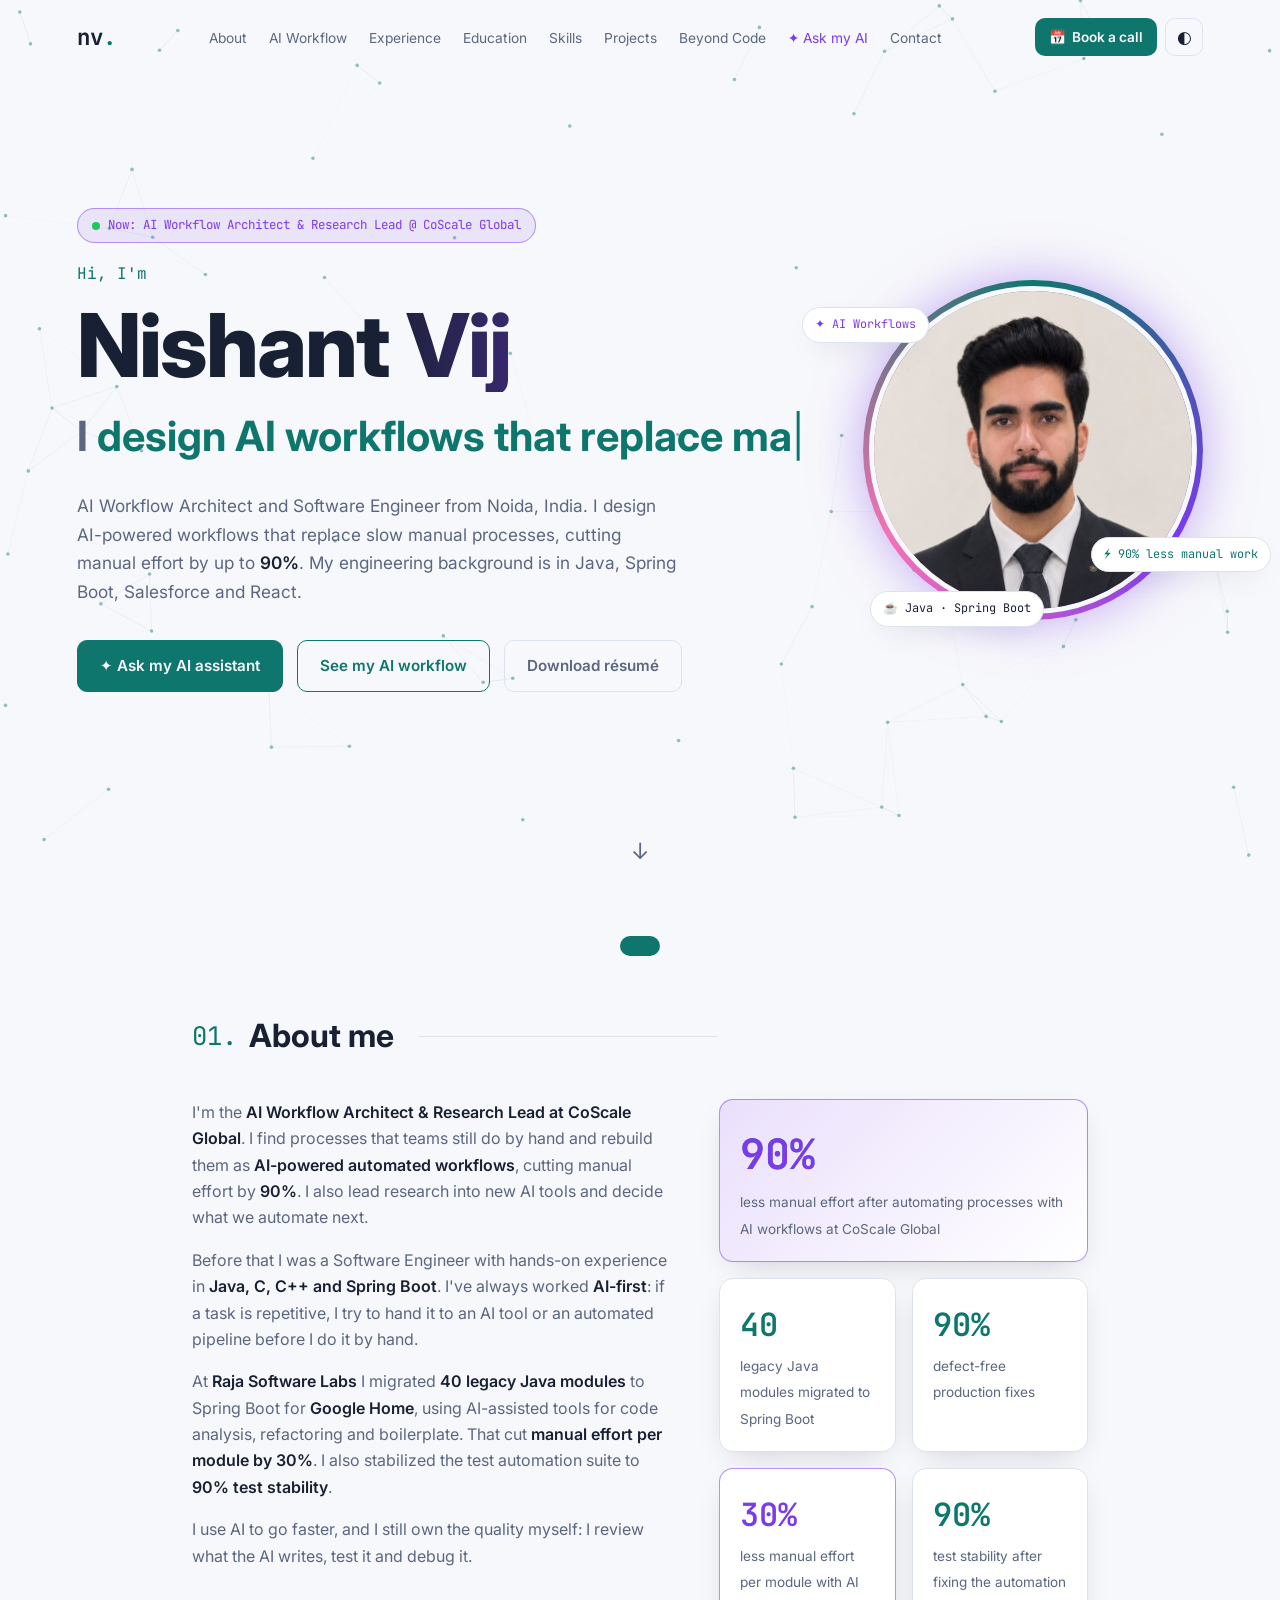
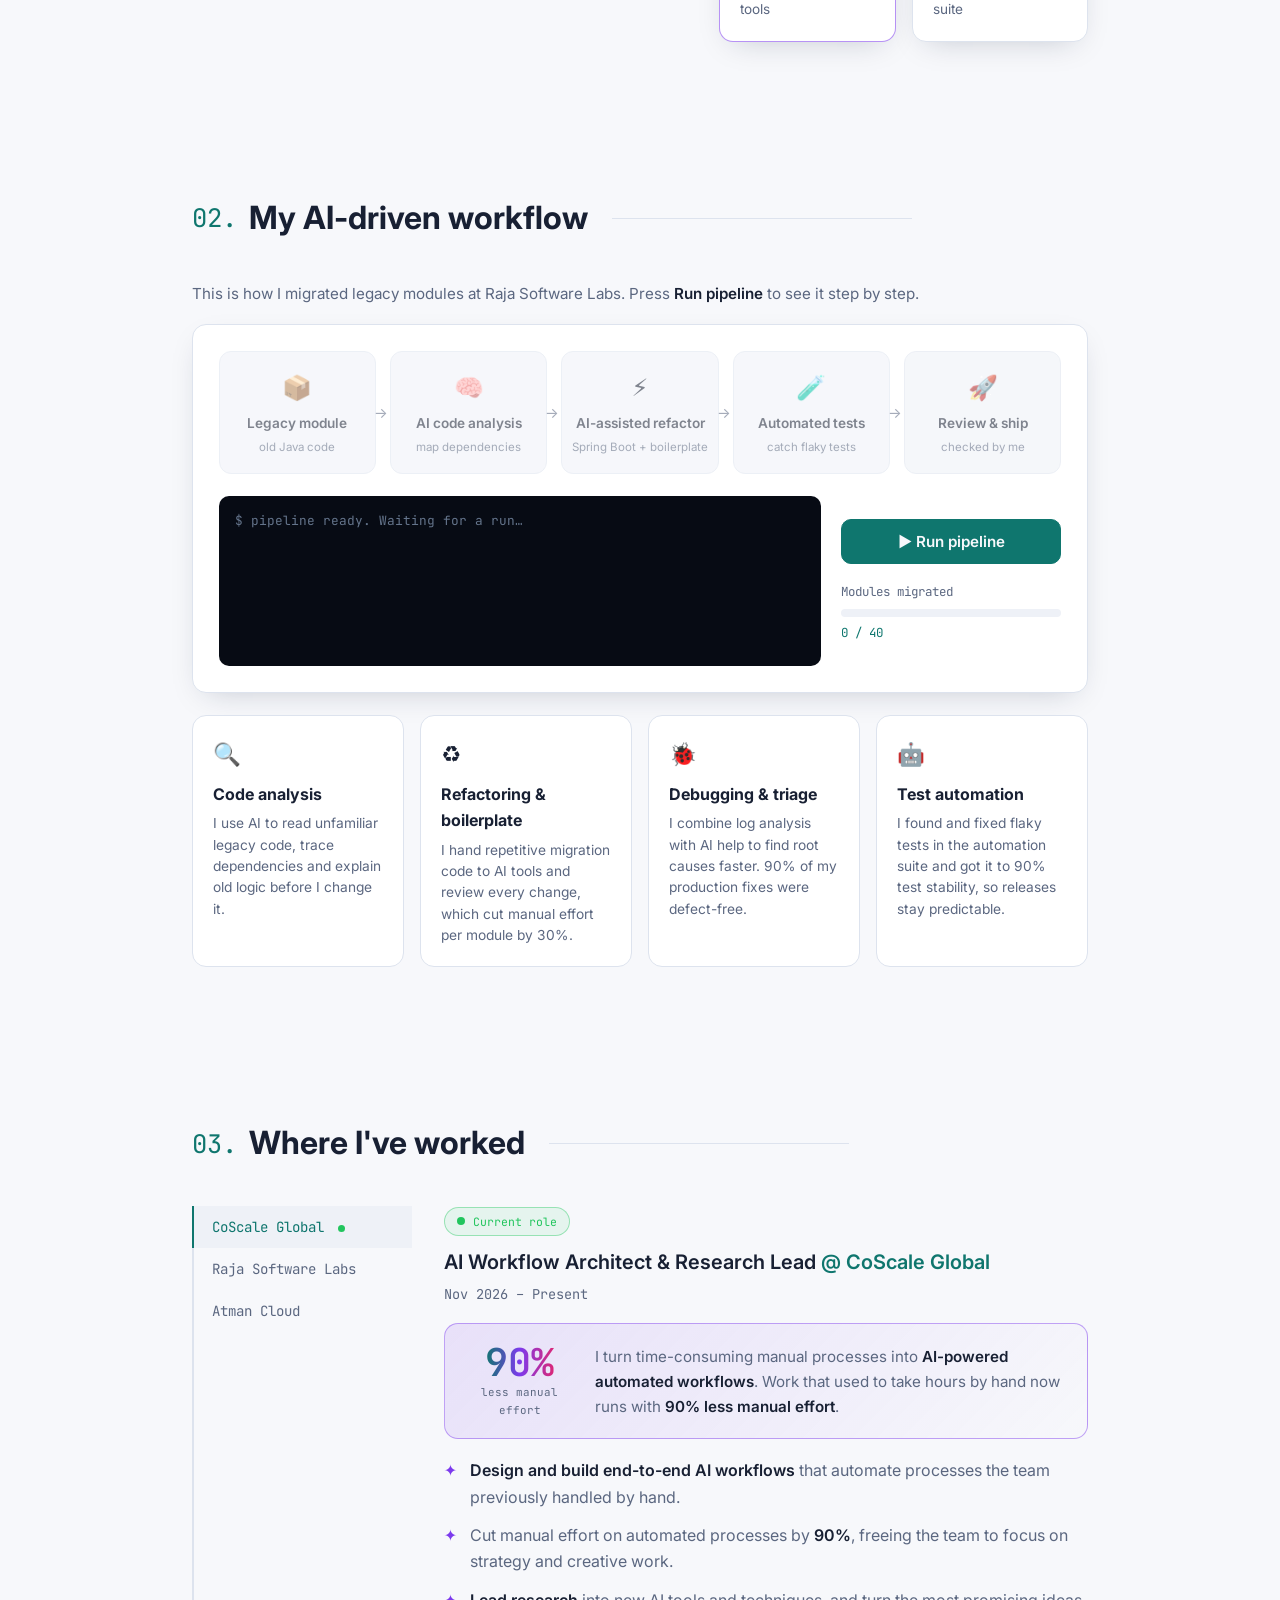
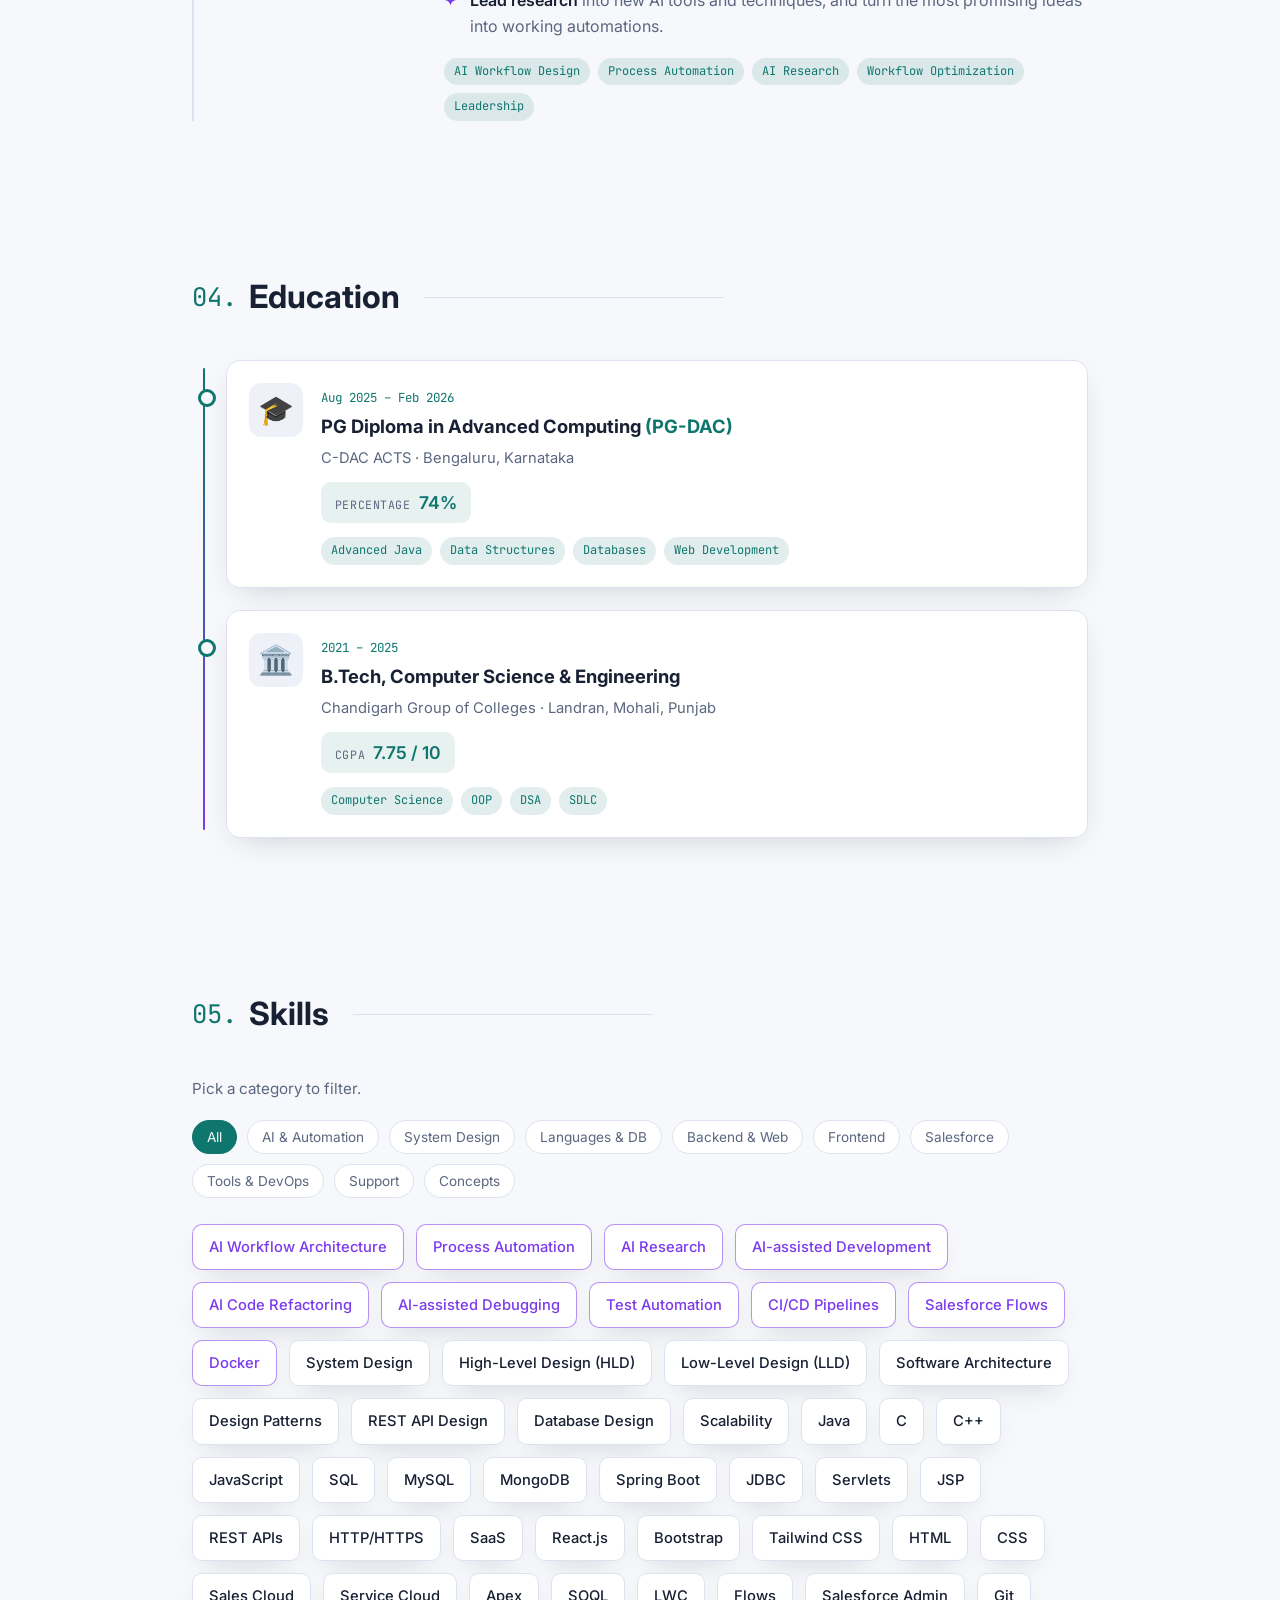
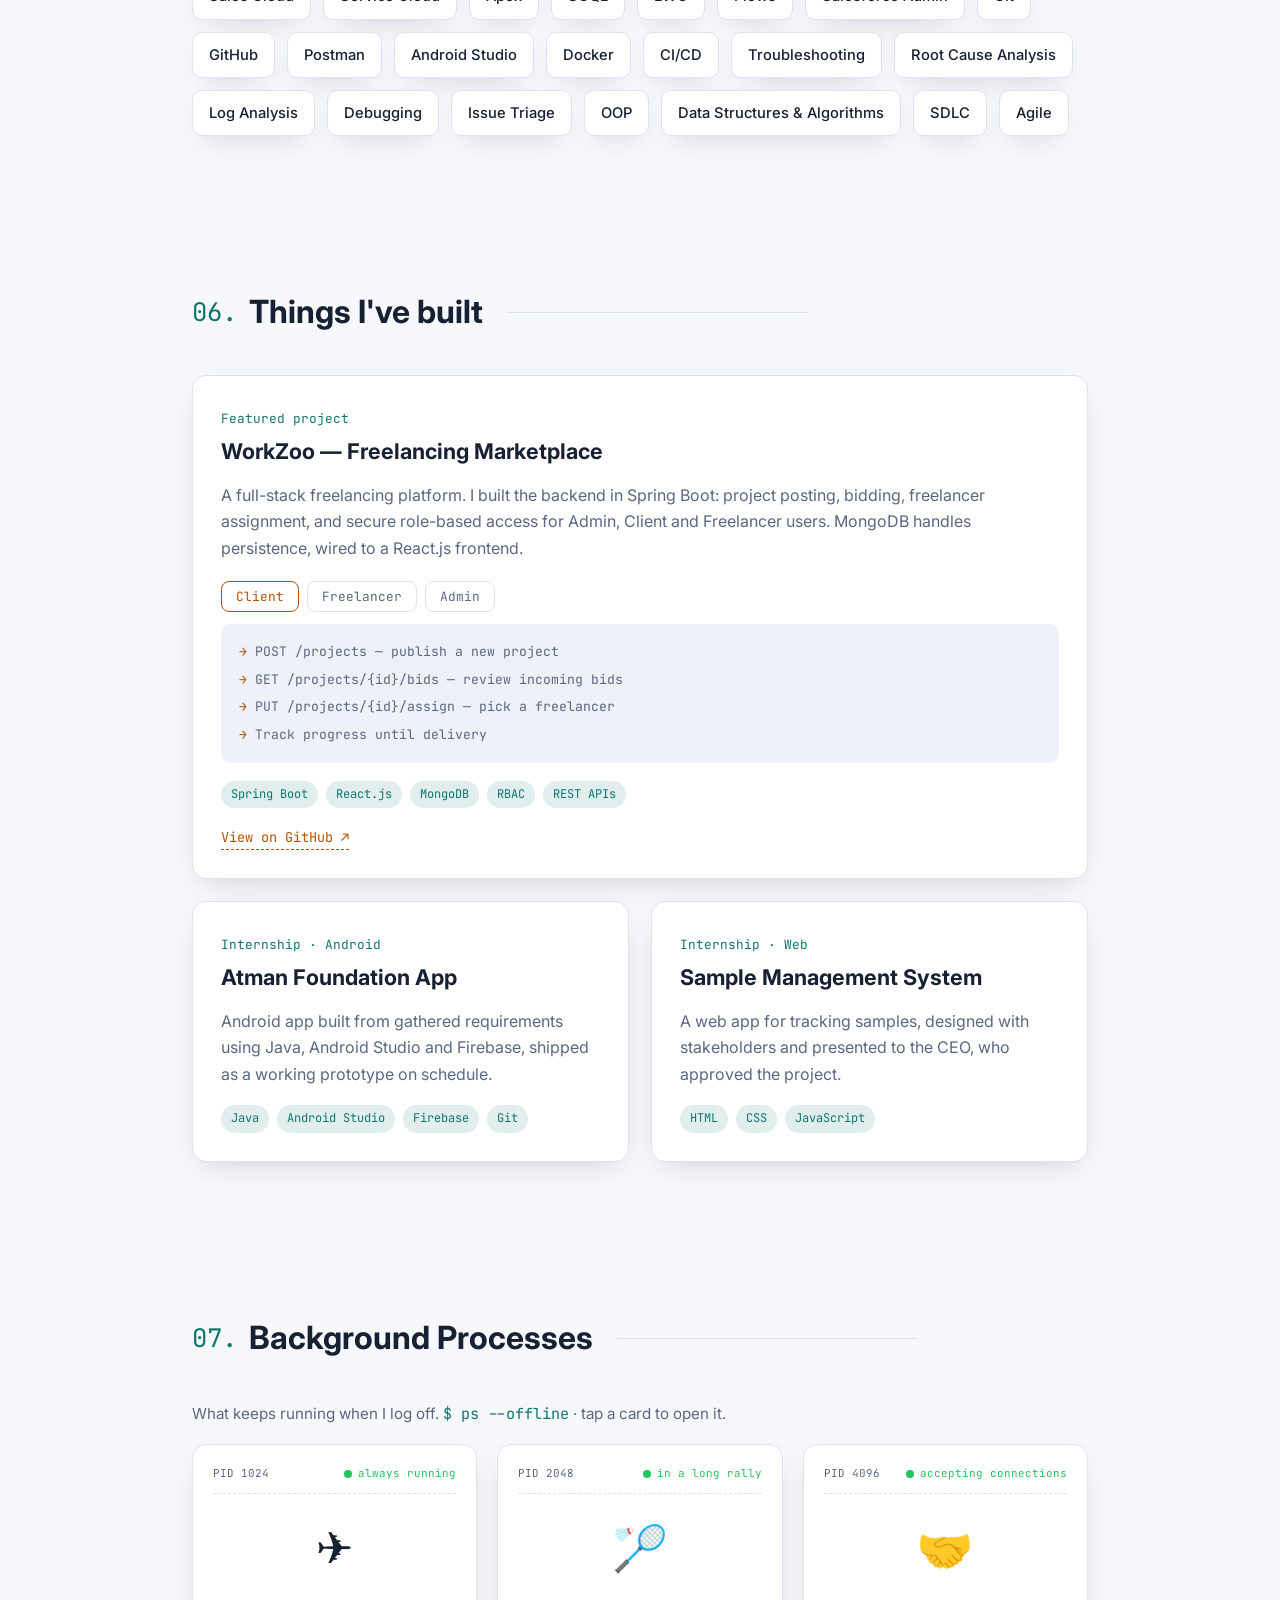
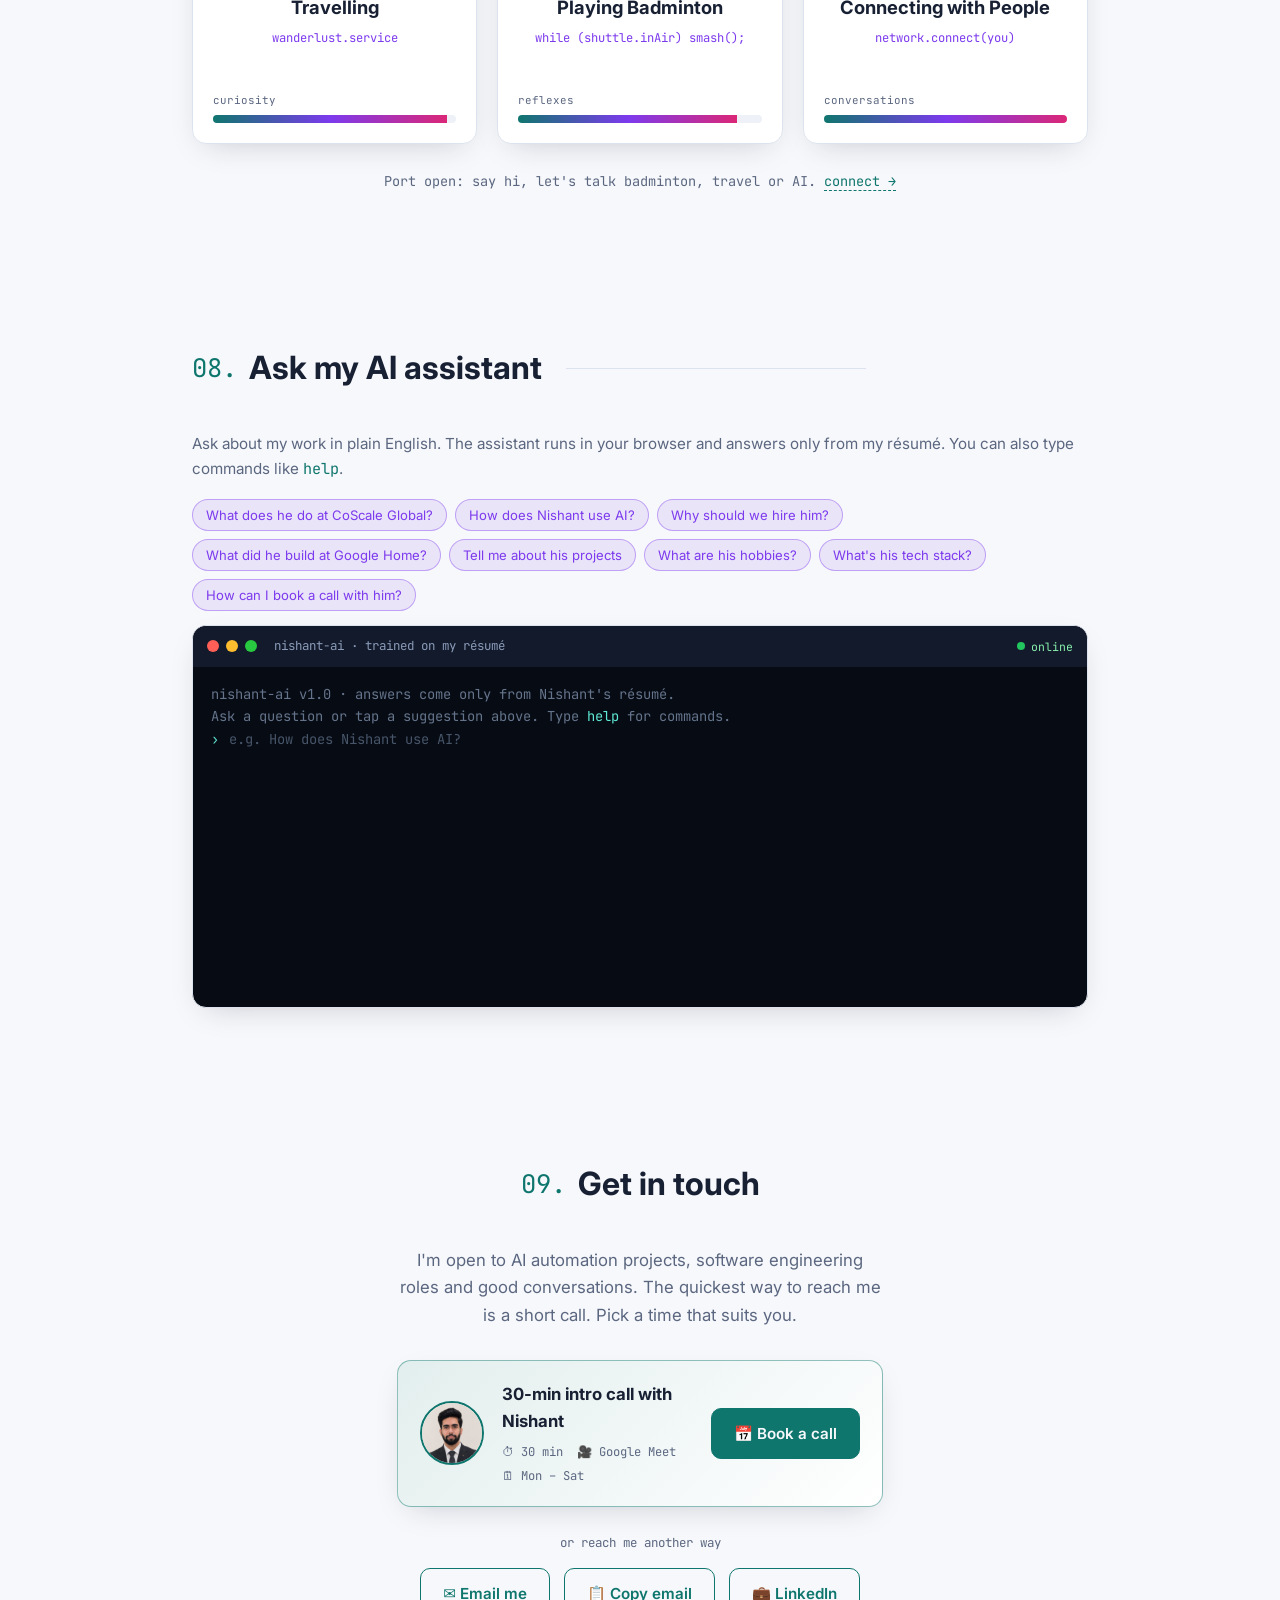
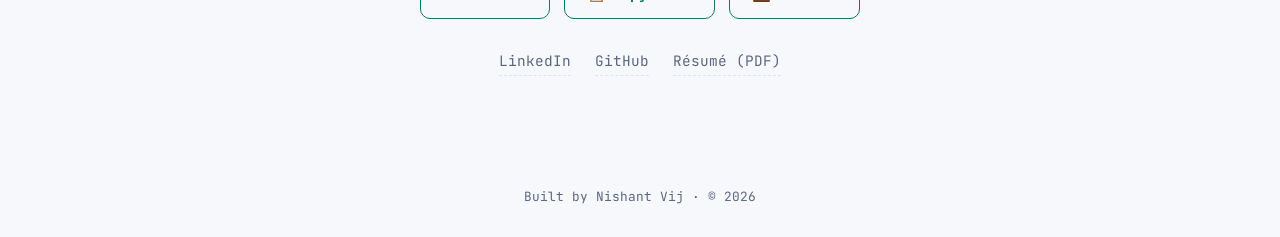
<file: index.html>
<!doctype html>
<html lang="en" data-theme="dark">
<head>
  <meta charset="utf-8" />
  <meta name="viewport" content="width=device-width, initial-scale=1" />
  <title>Nishant Vij — AI Workflow Architect &amp; Software Engineer</title>
  <meta name="description" content="Nishant Vij — AI Workflow Architect &amp; Research Lead at CoScale Global. I automate manual processes with AI workflows, cutting manual effort by 90%." />
  <link rel="preconnect" href="https://fonts.googleapis.com" />
  <link rel="preconnect" href="https://fonts.gstatic.com" crossorigin />
  <link href="https://fonts.googleapis.com/css2?family=Inter:wght@400;500;600;700;800&family=JetBrains+Mono:wght@400;600&display=swap" rel="stylesheet" />
  <link rel="stylesheet" href="styles.css?v=8" />
  <link rel="stylesheet" href="https://assets.calendly.com/assets/external/widget.css" />
</head>
<body>
  <div class="progress" id="progress"></div>

  <header class="nav" id="nav">
    <a href="#home" class="logo">nv<span>.</span></a>
    <nav>
      <ul class="nav-links" id="navLinks">
        <li><a href="#about">About</a></li>
        <li><a href="#ai">AI Workflow</a></li>
        <li><a href="#experience">Experience</a></li>
        <li><a href="#education">Education</a></li>
        <li><a href="#skills">Skills</a></li>
        <li><a href="#projects">Projects</a></li>
        <li><a href="#offline">Beyond Code</a></li>
        <li><a href="#assistant" class="nav-ai">✦ Ask my AI</a></li>
        <li><a href="#contact">Contact</a></li>
      </ul>
    </nav>
    <div class="nav-actions">
      <a class="nav-book js-book" href="https://calendly.com/vijnishant05/30min" target="_blank" rel="noopener"><span aria-hidden="true">📅</span><span class="nav-book-text">Book a call</span></a>
      <button class="icon-btn" id="themeToggle" aria-label="Toggle light/dark theme">◐</button>
      <button class="icon-btn menu-btn" id="menuBtn" aria-label="Open menu">☰</button>
    </div>
  </header>

  <main>
    <!-- HERO -->
    <section class="hero" id="home">
      <canvas id="bg" aria-hidden="true"></canvas>
      <div class="hero-inner">
        <p class="ai-badge mono"><span class="pulse"></span>Now: AI Workflow Architect &amp; Research Lead @ CoScale Global</p>
        <p class="mono kicker">Hi, I'm</p>
        <h1>Nishant Vij</h1>
        <h2 class="typed-line">I <span id="typed" class="accent"></span><span class="caret">|</span></h2>
        <p class="lead">AI Workflow Architect and Software Engineer from Noida, India. I design AI-powered workflows that replace slow manual processes, cutting manual effort by up to <b>90%</b>. My engineering background is in Java, Spring Boot, Salesforce and React.</p>
        <div class="cta">
          <a href="#assistant" class="btn primary">✦ Ask my AI assistant</a>
          <a href="#ai" class="btn">See my AI workflow</a>
          <a href="Nishant_Vij_Resume.pdf" class="btn ghost" download>Download résumé</a>
        </div>
      </div>
      <div class="hero-photo">
        <div class="photo-ring">
          <img src="photo.jpg" alt="Nishant Vij" width="640" height="640" />
        </div>
        <span class="photo-tag tag-1 mono">✦ AI Workflows</span>
        <span class="photo-tag tag-2 mono">⚡ 90% less manual work</span>
        <span class="photo-tag tag-3 mono">☕ Java · Spring Boot</span>
      </div>
      <a href="#about" class="scroll-hint" aria-label="Scroll down">↓</a>
    </section>

    <!-- ABOUT + STATS -->
    <section id="about" class="section">
      <h3 class="section-title"><span class="mono">01.</span> About me</h3>
      <div class="about-grid reveal">
        <div>
          <p>I'm the <strong>AI Workflow Architect &amp; Research Lead at CoScale Global</strong>. I find processes that teams still do by hand and rebuild them as <strong>AI-powered automated workflows</strong>, cutting manual effort by <strong>90%</strong>. I also lead research into new AI tools and decide what we automate next.</p>
          <p>Before that I was a Software Engineer with hands-on experience in <strong>Java, C, C++ and Spring Boot</strong>. I've always worked <strong>AI-first</strong>: if a task is repetitive, I try to hand it to an AI tool or an automated pipeline before I do it by hand.</p>
          <p>At <strong>Raja Software Labs</strong> I migrated <strong>40 legacy Java modules</strong> to Spring Boot for <strong>Google Home</strong>, using AI-assisted tools for code analysis, refactoring and boilerplate. That cut <strong>manual effort per module by 30%</strong>. I also stabilized the test automation suite to <strong>90% test stability</strong>.</p>
          <p>I use AI to go faster, and I still own the quality myself: I review what the AI writes, test it and debug it.</p>
        </div>
        <div class="stats">
          <div class="stat ai hero-stat"><span class="num" data-count="90" data-suffix="%">0</span><span class="label">less manual effort after automating processes with AI workflows at CoScale Global</span></div>
          <div class="stat"><span class="num" data-count="40">0</span><span class="label">legacy Java modules migrated to Spring Boot</span></div>
          <div class="stat"><span class="num" data-count="90" data-suffix="%">0</span><span class="label">defect-free production fixes</span></div>
          <div class="stat ai"><span class="num" data-count="30" data-suffix="%">0</span><span class="label">less manual effort per module with AI tools</span></div>
          <div class="stat"><span class="num" data-count="90" data-suffix="%">0</span><span class="label">test stability after fixing the automation suite</span></div>
        </div>
      </div>
    </section>

    <!-- AI WORKFLOW -->
    <section id="ai" class="section">
      <h3 class="section-title"><span class="mono">02.</span> My AI-driven workflow</h3>
      <p class="hint reveal">This is how I migrated legacy modules at Raja Software Labs. Press <b>Run pipeline</b> to see it step by step.</p>
      <div class="pipeline reveal">
        <div class="pipe-nodes" id="pipeNodes">
          <div class="pnode"><span class="pico">📦</span><b>Legacy module</b><small>old Java code</small></div>
          <div class="pnode"><span class="pico">🧠</span><b>AI code analysis</b><small>map dependencies</small></div>
          <div class="pnode"><span class="pico">⚡</span><b>AI-assisted refactor</b><small>Spring Boot + boilerplate</small></div>
          <div class="pnode"><span class="pico">🧪</span><b>Automated tests</b><small>catch flaky tests</small></div>
          <div class="pnode"><span class="pico">🚀</span><b>Review &amp; ship</b><small>checked by me</small></div>
        </div>
        <div class="pipe-bottom">
          <div class="pipe-log mono" id="pipeLog"><div class="dim">$ pipeline ready. Waiting for a run…</div></div>
          <div class="pipe-side">
            <button class="btn primary" id="runPipe">▶ Run pipeline</button>
            <div class="pipe-meter">
              <span class="mono">Modules migrated</span>
              <div class="bar"><i id="pipeBar"></i></div>
              <span class="mono accent" id="pipeCount">0 / 40</span>
            </div>
          </div>
        </div>
      </div>
      <div class="ai-cards">
        <div class="ai-card reveal"><span>🔍</span><h4>Code analysis</h4><p>I use AI to read unfamiliar legacy code, trace dependencies and explain old logic before I change it.</p></div>
        <div class="ai-card reveal"><span>♻️</span><h4>Refactoring &amp; boilerplate</h4><p>I hand repetitive migration code to AI tools and review every change, which cut manual effort per module by 30%.</p></div>
        <div class="ai-card reveal"><span>🐞</span><h4>Debugging &amp; triage</h4><p>I combine log analysis with AI help to find root causes faster. 90% of my production fixes were defect-free.</p></div>
        <div class="ai-card reveal"><span>🤖</span><h4>Test automation</h4><p>I found and fixed flaky tests in the automation suite and got it to 90% test stability, so releases stay predictable.</p></div>
      </div>
    </section>

    <!-- EXPERIENCE -->
    <section id="experience" class="section">
      <h3 class="section-title"><span class="mono">03.</span> Where I've worked</h3>
      <div class="tabs reveal">
        <div class="tab-list" role="tablist">
          <button role="tab" class="tab active" data-tab="coscale">CoScale Global <span class="now-dot" aria-label="current"></span></button>
          <button role="tab" class="tab" data-tab="rsl">Raja Software Labs</button>
          <button role="tab" class="tab" data-tab="atman">Atman Cloud</button>
        </div>

        <div class="tab-panel active" id="coscale" role="tabpanel">
          <span class="current-badge mono"><span class="pulse"></span>Current role</span>
          <h4>AI Workflow Architect &amp; Research Lead <span class="accent">@ CoScale Global</span></h4>
          <p class="meta mono">Nov 2026 – Present</p>
          <div class="impact">
            <div class="impact-num"><span class="num" data-count="90" data-suffix="%">90%</span><span class="mono">less manual effort</span></div>
            <p>I turn time-consuming manual processes into <b>AI-powered automated workflows</b>. Work that used to take hours by hand now runs with <b>90% less manual effort</b>.</p>
          </div>
          <ul class="bullets">
            <li class="ai-li"><b>Design and build end-to-end AI workflows</b> that automate processes the team previously handled by hand.</li>
            <li class="ai-li">Cut manual effort on automated processes by <b>90%</b>, freeing the team to focus on strategy and creative work.</li>
            <li class="ai-li"><b>Lead research</b> into new AI tools and techniques, and turn the most promising ideas into working automations.</li>
          </ul>
          <div class="chips"><span>AI Workflow Design</span><span>Process Automation</span><span>AI Research</span><span>Workflow Optimization</span><span>Leadership</span></div>
        </div>

        <div class="tab-panel" id="rsl" role="tabpanel">
          <h4>Software Engineer <span class="accent">@ Raja Software Labs</span></h4>
          <p class="meta mono">Feb 2026 – Sep 2026 · Bengaluru, Karnataka</p>
          <ul class="bullets">
            <li>Migrated <b>40 legacy Java modules</b> to a <b>Spring Boot</b> architecture for <b>Google Home</b>, improving maintainability, readability and system uptime.</li>
            <li>Did root cause analysis, debugging and triage of complex Java issues using logs and error messages — <b>90% defect-free</b> production fixes following OOP principles.</li>
            <li>Analyzed and fixed flaky tests in the automation suite, improving <b>test reliability by 30%</b> and reaching <b>90% test stability</b>.</li>
            <li class="ai-li">Used <b>AI-assisted development tools</b> for code analysis, refactoring and boilerplate, cutting <b>manual effort per module by 30%</b>.</li>
            <li>Worked with <b>6 cross-functional teammates</b> in Agile to integrate and deliver modules on schedule, presenting resolutions to stakeholders.</li>
          </ul>
          <div class="chips"><span>AI-assisted Dev</span><span>Java</span><span>Spring Boot</span><span>Debugging</span><span>Test Automation</span><span>Agile</span></div>
        </div>

        <div class="tab-panel" id="atman" role="tabpanel">
          <h4>Salesforce Developer Intern <span class="accent">@ Atman Cloud Consultants</span></h4>
          <p class="meta mono">Jan 2025 – May 2025 · Pune, India</p>
          <ul class="bullets">
            <li>Earned <b>250+ Salesforce Trailhead badges</b>, building hands-on skills in Salesforce CRM, Apex, Lightning Components, SOQL and <b>Flows</b> (Salesforce's automation tool).</li>
            <li class="ai-li">Developed the <b>Atman Foundation Android app</b> with Java, Android Studio, Firebase and Git, using <b>AI-assisted tools</b> to speed up coding and debugging and deliver a working prototype on schedule.</li>
            <li>Designed and built the <b>Sample Management System</b> (HTML, CSS, JavaScript), wrote the technical docs and presented it to the CEO to win project approval.</li>
          </ul>
          <div class="chips"><span>Salesforce</span><span>Apex</span><span>Android</span><span>Firebase</span><span>JavaScript</span></div>
        </div>

      </div>
    </section>

    <!-- EDUCATION -->
    <section id="education" class="section">
      <h3 class="section-title"><span class="mono">04.</span> Education</h3>
      <div class="edu-timeline">
        <article class="edu-card reveal">
          <div class="edu-icon">🎓</div>
          <div class="edu-body">
            <span class="edu-date mono">Aug 2025 – Feb 2026</span>
            <h4>PG Diploma in Advanced Computing <span class="accent">(PG-DAC)</span></h4>
            <p class="edu-school">C-DAC ACTS · Bengaluru, Karnataka</p>
            <div class="edu-score"><span class="mono">Percentage</span><b>74%</b></div>
            <div class="chips"><span>Advanced Java</span><span>Data Structures</span><span>Databases</span><span>Web Development</span></div>
          </div>
        </article>
        <article class="edu-card reveal">
          <div class="edu-icon">🏛️</div>
          <div class="edu-body">
            <span class="edu-date mono">2021 – 2025</span>
            <h4>B.Tech, Computer Science &amp; Engineering</h4>
            <p class="edu-school">Chandigarh Group of Colleges · Landran, Mohali, Punjab</p>
            <div class="edu-score"><span class="mono">CGPA</span><b>7.75 / 10</b></div>
            <div class="chips"><span>Computer Science</span><span>OOP</span><span>DSA</span><span>SDLC</span></div>
          </div>
        </article>
      </div>
    </section>

    <!-- SKILLS -->
    <section id="skills" class="section">
      <h3 class="section-title"><span class="mono">05.</span> Skills</h3>
      <p class="hint reveal">Pick a category to filter.</p>
      <div class="filters reveal" id="skillFilters"></div>
      <div class="skill-cloud reveal" id="skillCloud"></div>
    </section>

    <!-- PROJECTS -->
    <section id="projects" class="section">
      <h3 class="section-title"><span class="mono">06.</span> Things I've built</h3>
      <div class="projects">
        <article class="project featured reveal" tabindex="0">
          <div class="project-head">
            <span class="mono accent">Featured project</span>
            <h4>WorkZoo — Freelancing Marketplace</h4>
          </div>
          <p>A full-stack freelancing platform. I built the backend in Spring Boot: project posting, bidding, freelancer assignment, and secure role-based access for Admin, Client and Freelancer users. MongoDB handles persistence, wired to a React.js frontend.</p>
          <div class="roles">
            <button class="role active" data-role="client">Client</button>
            <button class="role" data-role="freelancer">Freelancer</button>
            <button class="role" data-role="admin">Admin</button>
          </div>
          <ul class="role-flow mono" id="roleFlow"></ul>
          <div class="chips"><span>Spring Boot</span><span>React.js</span><span>MongoDB</span><span>RBAC</span><span>REST APIs</span></div>
          <a class="project-link mono" href="https://github.com/Work-Zoo" target="_blank" rel="noopener">View on GitHub ↗</a>
        </article>

        <article class="project reveal" tabindex="0">
          <div class="project-head">
            <span class="mono accent">Internship · Android</span>
            <h4>Atman Foundation App</h4>
          </div>
          <p>Android app built from gathered requirements using Java, Android Studio and Firebase, shipped as a working prototype on schedule.</p>
          <div class="chips"><span>Java</span><span>Android Studio</span><span>Firebase</span><span>Git</span></div>
        </article>

        <article class="project reveal" tabindex="0">
          <div class="project-head">
            <span class="mono accent">Internship · Web</span>
            <h4>Sample Management System</h4>
          </div>
          <p>A web app for tracking samples, designed with stakeholders and presented to the CEO, who approved the project.</p>
          <div class="chips"><span>HTML</span><span>CSS</span><span>JavaScript</span></div>
        </article>
      </div>
    </section>

    <!-- HOBBIES -->
    <section id="offline" class="section">
      <h3 class="section-title"><span class="mono">07.</span> Background Processes</h3>
      <p class="hint reveal">What keeps running when I log off. <span class="mono accent">$ ps --offline</span> · tap a card to open it.</p>
      <div class="procs">
        <button class="proc reveal" type="button" aria-pressed="false">
          <div class="proc-inner">
            <div class="proc-face front">
              <div class="proc-bar mono"><span>PID 1024</span><span class="proc-status"><span class="pulse"></span>always running</span></div>
              <div class="proc-emoji">✈️</div>
              <h4>Travelling</h4>
              <code class="mono">wanderlust.service</code>
              <div class="proc-meter"><span class="mono">curiosity</span><div class="bar"><i style="--w:96%"></i></div></div>
            </div>
            <div class="proc-face back">
              <span class="proc-label mono">// what it does</span>
              <p>My favourite way to reset my brain. New cities, new food and new people quietly rewrite my default settings, and I come back with ideas I'd never have found at my desk.</p>
              <span class="proc-out mono">→ output: fresh perspective</span>
            </div>
          </div>
        </button>

        <button class="proc reveal" type="button" aria-pressed="false">
          <div class="proc-inner">
            <div class="proc-face front">
              <div class="proc-bar mono"><span>PID 2048</span><span class="proc-status"><span class="pulse"></span>in a long rally</span></div>
              <div class="proc-emoji">🏸</div>
              <h4>Playing Badminton</h4>
              <code class="mono">while (shuttle.inAir) smash();</code>
              <div class="proc-meter"><span class="mono">reflexes</span><div class="bar"><i style="--w:90%"></i></div></div>
            </div>
            <div class="proc-face back">
              <span class="proc-label mono">// what it does</span>
              <p>My real-time system. Split-second decisions, constant footwork and the next shot already planned. It keeps me sharp, competitive and quick on my feet, on the court and at work.</p>
              <span class="proc-out mono">→ output: focus under pressure</span>
            </div>
          </div>
        </button>

        <button class="proc reveal" type="button" aria-pressed="false">
          <div class="proc-inner">
            <div class="proc-face front">
              <div class="proc-bar mono"><span>PID 4096</span><span class="proc-status"><span class="pulse"></span>accepting connections</span></div>
              <div class="proc-emoji">🤝</div>
              <h4>Connecting with People</h4>
              <code class="mono">network.connect(you)</code>
              <div class="proc-meter"><span class="mono">conversations</span><div class="bar"><i style="--w:100%"></i></div></div>
            </div>
            <div class="proc-face back">
              <span class="proc-label mono">// what it does</span>
              <p>The one process I never want to automate. Every conversation is a new input. Some of my best ideas started with a chat that ran way past its timeout.</p>
              <span class="proc-out mono">→ output: ideas, friends, collaborations</span>
            </div>
          </div>
        </button>
      </div>
      <p class="proc-cta reveal mono">Port open: say hi, let's talk badminton, travel or AI. <a href="#contact">connect →</a></p>
    </section>

    <!-- AI ASSISTANT -->
    <section id="assistant" class="section">
      <h3 class="section-title"><span class="mono">08.</span> Ask my AI assistant</h3>
      <p class="hint reveal">Ask about my work in plain English. The assistant runs in your browser and answers only from my résumé. You can also type commands like <code>help</code>.</p>
      <div class="suggest reveal" id="suggest"></div>
      <div class="term reveal" id="term">
        <div class="term-bar"><i></i><i></i><i></i><span class="mono">nishant-ai · trained on my résumé</span><em class="status mono"><span class="pulse"></span>online</em></div>
        <div class="term-body mono" id="termBody">
          <div class="term-out" id="termOut"></div>
          <form id="termForm" class="term-line" autocomplete="off">
            <label for="termInput" class="prompt">›</label>
            <input id="termInput" type="text" spellcheck="false" placeholder="e.g. How does Nishant use AI?" aria-label="Ask a question or type a command" />
          </form>
        </div>
      </div>
    </section>

    <!-- CONTACT -->
    <section id="contact" class="section contact">
      <h3 class="section-title center"><span class="mono">09.</span> Get in touch</h3>
      <p class="reveal">I'm open to AI automation projects, software engineering roles and good conversations. The quickest way to reach me is a short call. Pick a time that suits you.</p>

      <div class="book-card reveal">
        <img src="photo.jpg" alt="" class="book-avatar" width="64" height="64" loading="lazy" />
        <div class="book-info">
          <h4>30-min intro call with Nishant</h4>
          <ul class="book-meta mono">
            <li>⏱ 30 min</li>
            <li>🎥 Google Meet</li>
            <li>🗓 Mon – Sat</li>
          </ul>
        </div>
        <a class="btn primary book-btn js-book" href="https://calendly.com/vijnishant05/30min" target="_blank" rel="noopener">📅 Book a call</a>
      </div>

      <p class="or mono reveal">or reach me another way</p>
      <div class="contact-actions reveal">
        <a class="btn" id="mailBtn" href="#" target="_blank" rel="noopener">✉️ Email me</a>
        <button class="btn" id="copyEmail">📋 Copy email</button>
        <a class="btn" id="linkedinBtn" href="#" target="_blank" rel="noopener">💼 LinkedIn</a>
      </div>
      <div class="socials reveal">
        <a id="linkedinLink" href="#" target="_blank" rel="noopener">LinkedIn</a>
        <a id="githubLink" href="#" target="_blank" rel="noopener">GitHub</a>
        <a href="Nishant_Vij_Resume.pdf" download>Résumé (PDF)</a>
      </div>
    </section>
  </main>

  <footer class="footer mono">Built by Nishant Vij · © <span id="year"></span></footer>
  <div class="toast" id="toast" role="status"></div>

  <script src="https://assets.calendly.com/assets/external/widget.js" async></script>
  <script src="script.js?v=8"></script>
</body>
</html>
</file>
<file: styles.css>
:root {
  --bg: #0b1120;
  --bg-2: #111a2e;
  --card: #15203a;
  --text: #dbe4f3;
  --muted: #8b9bb8;
  --accent: #5eead4;
  --accent-2: #fbbf24;
  --border: #23304d;
  --shadow: 0 10px 30px -12px rgba(0, 0, 0, .6);
  --radius: 14px;
  --sans: "Inter", system-ui, -apple-system, Segoe UI, Roboto, sans-serif;
  --mono: "JetBrains Mono", ui-monospace, Consolas, monospace;
}
[data-theme="light"] {
  --bg: #f7f8fb;
  --bg-2: #eef1f7;
  --card: #ffffff;
  --text: #182033;
  --muted: #5b6780;
  --accent: #0f766e;
  --accent-2: #b45309;
  --border: #dde3ee;
  --shadow: 0 10px 30px -14px rgba(20, 30, 60, .25);
}

* { box-sizing: border-box; margin: 0; padding: 0; }
html { scroll-behavior: smooth; scroll-padding-top: 80px; }
body {
  background: var(--bg);
  color: var(--text);
  font-family: var(--sans);
  line-height: 1.65;
  transition: background .3s, color .3s;
  overflow-x: hidden;
}
a { color: inherit; text-decoration: none; }
.mono { font-family: var(--mono); }
.accent { color: var(--accent); }
strong, b { color: var(--text); font-weight: 600; }

/* progress bar */
.progress { position: fixed; top: 0; left: 0; height: 3px; width: 0; background: linear-gradient(90deg, var(--accent), var(--accent-2)); z-index: 100; }

/* nav */
.nav {
  position: fixed; inset: 0 0 auto 0; z-index: 50;
  display: flex; align-items: center; justify-content: space-between;
  padding: 18px 6vw;
  transition: background .3s, padding .3s, box-shadow .3s;
}
.nav.scrolled { background: color-mix(in srgb, var(--bg) 85%, transparent); backdrop-filter: blur(10px); padding: 12px 6vw; box-shadow: var(--shadow); }
.logo { font-family: var(--mono); font-weight: 700; font-size: 1.4rem; }
.logo span { color: var(--accent); }
.nav-links { display: flex; gap: 28px; list-style: none; }
.nav-links a { font-size: .92rem; color: var(--muted); transition: color .2s; position: relative; }
.nav-links a:hover, .nav-links a.active { color: var(--accent); }
.nav-links a.active::after { content: ""; position: absolute; left: 0; right: 0; bottom: -4px; height: 2px; background: var(--accent); }
.nav-actions { display: flex; gap: 8px; }
.icon-btn { background: transparent; border: 1px solid var(--border); color: var(--text); width: 38px; height: 38px; border-radius: 10px; cursor: pointer; font-size: 1.05rem; }
.icon-btn:hover { border-color: var(--accent); color: var(--accent); }
.menu-btn { display: none; }

/* hero */
.hero { position: relative; min-height: 100vh; display: flex; align-items: center; padding: 0 6vw; overflow: hidden; }
#bg { position: absolute; inset: 0; width: 100%; height: 100%; opacity: .55; }
.hero-inner { position: relative; max-width: 820px; }
.kicker { color: var(--accent); margin-bottom: 12px; }
.hero h1 { font-size: clamp(2.8rem, 8vw, 5.5rem); line-height: 1.05; font-weight: 800; letter-spacing: -.02em; }
.typed-line { font-size: clamp(1.4rem, 4vw, 2.6rem); color: var(--muted); font-weight: 700; margin: 10px 0 22px; min-height: 1.3em; }
.caret { animation: blink 1s step-end infinite; color: var(--accent); font-weight: 400; }
@keyframes blink { 50% { opacity: 0; } }
.lead { max-width: 600px; color: var(--muted); font-size: 1.08rem; }
.cta { display: flex; flex-wrap: wrap; gap: 14px; margin-top: 34px; }
.btn {
  display: inline-block; padding: 12px 22px; border-radius: 10px; font-weight: 600; font-size: .95rem;
  border: 1px solid var(--accent); color: var(--accent); background: transparent; cursor: pointer; font-family: inherit;
  transition: transform .2s, background .2s, color .2s;
}
.btn:hover { transform: translateY(-2px); background: color-mix(in srgb, var(--accent) 12%, transparent); }
.btn.primary { background: var(--accent); color: var(--bg); }
.btn.primary:hover { background: color-mix(in srgb, var(--accent) 85%, white); }
.scroll-hint { position: absolute; bottom: 30px; left: 50%; transform: translateX(-50%); color: var(--muted); font-size: 1.4rem; animation: bob 2s ease-in-out infinite; }
@keyframes bob { 50% { transform: translate(-50%, 8px); } }

/* sections */
.section { max-width: 1050px; margin: 0 auto; padding: 110px 6vw 40px; }
.section-title { display: flex; align-items: center; gap: 12px; font-size: clamp(1.5rem, 3.5vw, 2rem); margin-bottom: 36px; white-space: nowrap; }
.section-title .mono { color: var(--accent); font-size: .8em; font-weight: 400; }
.section-title::after { content: ""; height: 1px; background: var(--border); flex: 1; max-width: 300px; margin-left: 12px; }
.section-title.center { justify-content: center; }
.section-title.center::after { display: none; }
.hint { color: var(--muted); margin-bottom: 18px; font-size: .95rem; }
.hint code { font-family: var(--mono); color: var(--accent); }

/* reveal */
.reveal { opacity: 0; transform: translateY(24px); transition: opacity .7s ease, transform .7s ease; }
.reveal.visible { opacity: 1; transform: none; }

/* about */
.about-grid { display: grid; grid-template-columns: 1.3fr 1fr; gap: 48px; align-items: start; }
.about-grid p { color: var(--muted); margin-bottom: 16px; }
.stats { display: grid; grid-template-columns: 1fr 1fr; gap: 16px; }
.stat { background: var(--card); border: 1px solid var(--border); border-radius: var(--radius); padding: 20px; box-shadow: var(--shadow); transition: transform .25s, border-color .25s; }
.stat:hover { transform: translateY(-4px); border-color: var(--accent); }
.num { display: block; font-family: var(--mono); font-size: 2rem; font-weight: 600; color: var(--accent); }
.label { font-size: .85rem; color: var(--muted); line-height: 1.4; }

/* tabs */
.tabs { display: grid; grid-template-columns: 220px 1fr; gap: 32px; }
.tab-list { display: flex; flex-direction: column; border-left: 2px solid var(--border); }
.tab { text-align: left; background: none; border: none; color: var(--muted); padding: 12px 18px; cursor: pointer; font-family: var(--mono); font-size: .88rem; border-left: 2px solid transparent; margin-left: -2px; transition: all .2s; }
.tab:hover { background: var(--bg-2); color: var(--accent); }
.tab.active { color: var(--accent); border-left-color: var(--accent); background: var(--bg-2); }
.tab-panel { display: none; animation: fadeIn .4s ease; }
.tab-panel.active { display: block; }
@keyframes fadeIn { from { opacity: 0; transform: translateX(10px); } to { opacity: 1; transform: none; } }
.tab-panel h4 { font-size: 1.25rem; font-weight: 600; }
.meta { color: var(--muted); font-size: .85rem; margin: 4px 0 18px; }
.bullets { list-style: none; }
.bullets li { position: relative; padding-left: 26px; margin-bottom: 12px; color: var(--muted); }
.bullets li::before { content: "▹"; position: absolute; left: 0; color: var(--accent); }
.edu { padding: 18px 0; border-bottom: 1px solid var(--border); }
.edu:first-child { padding-top: 0; }
.chips { display: flex; flex-wrap: wrap; gap: 8px; margin-top: 18px; }
.chips span { font-family: var(--mono); font-size: .75rem; padding: 4px 10px; border-radius: 999px; background: color-mix(in srgb, var(--accent) 12%, transparent); color: var(--accent); }

/* skills */
.filters { display: flex; flex-wrap: wrap; gap: 10px; margin-bottom: 26px; }
.filter { background: var(--card); border: 1px solid var(--border); color: var(--muted); padding: 8px 14px; border-radius: 999px; cursor: pointer; font-size: .85rem; font-family: inherit; transition: all .2s; }
.filter:hover { color: var(--accent); border-color: var(--accent); }
.filter.active { background: var(--accent); color: var(--bg); border-color: var(--accent); }
.skill-cloud { display: flex; flex-wrap: wrap; gap: 12px; min-height: 160px; align-content: flex-start; }
.skill {
  padding: 10px 16px; border-radius: 10px; background: var(--card); border: 1px solid var(--border);
  font-weight: 500; font-size: .92rem; box-shadow: var(--shadow); cursor: default;
  transition: transform .35s ease, opacity .35s ease, border-color .2s, color .2s;
}
.skill:hover { border-color: var(--accent); color: var(--accent); transform: translateY(-3px) scale(1.04); }
.skill.dim { opacity: .18; transform: scale(.94); }

/* projects */
.projects { display: grid; grid-template-columns: repeat(2, 1fr); gap: 22px; }
.project {
  background: var(--card); border: 1px solid var(--border); border-radius: var(--radius); padding: 28px;
  box-shadow: var(--shadow); transition: transform .3s, border-color .3s; position: relative; overflow: hidden;
}
.project::before { content: ""; position: absolute; inset: 0; background: radial-gradient(400px circle at var(--mx, 50%) var(--my, 50%), color-mix(in srgb, var(--accent) 10%, transparent), transparent 60%); opacity: 0; transition: opacity .3s; pointer-events: none; }
.project:hover::before { opacity: 1; }
.project:hover, .project:focus-visible { transform: translateY(-6px); border-color: var(--accent); outline: none; }
.project.featured { grid-column: 1 / -1; }
.project-head span { font-size: .8rem; }
.project h4 { font-size: 1.35rem; margin: 4px 0 12px; }
.project p { color: var(--muted); }
.roles { display: flex; gap: 8px; margin: 20px 0 12px; flex-wrap: wrap; }
.role { background: transparent; border: 1px solid var(--border); color: var(--muted); padding: 6px 14px; border-radius: 8px; cursor: pointer; font-family: var(--mono); font-size: .8rem; }
.role.active { border-color: var(--accent-2); color: var(--accent-2); }
.role-flow { list-style: none; background: var(--bg-2); border-radius: 10px; padding: 14px 18px; font-size: .82rem; }
.role-flow li { padding: 3px 0; color: var(--muted); opacity: 0; transform: translateX(-8px); animation: slideIn .35s forwards; }
.role-flow li::before { content: "→ "; color: var(--accent-2); }
@keyframes slideIn { to { opacity: 1; transform: none; } }

.project-link { display: inline-block; margin-top: 18px; font-size: .85rem; color: var(--accent-2); border-bottom: 1px dashed currentColor; }
.project-link:hover { color: var(--accent); }

/* ===== AI theme ===== */
:root { --ai: #a78bfa; --ai-grad: linear-gradient(90deg, #5eead4, #a78bfa, #f472b6); }
[data-theme="light"] { --ai: #7c3aed; --ai-grad: linear-gradient(90deg, #0f766e, #7c3aed, #db2777); }
.ai-badge {
  display: inline-flex; align-items: center; gap: 8px; font-size: .78rem; padding: 6px 14px; margin-bottom: 18px;
  border-radius: 999px; border: 1px solid color-mix(in srgb, var(--ai) 50%, transparent);
  background: color-mix(in srgb, var(--ai) 10%, transparent); color: var(--ai);
}
.pulse { width: 8px; height: 8px; border-radius: 50%; background: #22c55e; box-shadow: 0 0 0 0 rgba(34,197,94,.6); animation: pulse 1.8s infinite; display: inline-block; }
@keyframes pulse { 70% { box-shadow: 0 0 0 8px rgba(34,197,94,0); } 100% { box-shadow: 0 0 0 0 rgba(34,197,94,0); } }
.hero h1 { background: linear-gradient(90deg, var(--text) 40%, var(--ai)); -webkit-background-clip: text; background-clip: text; color: transparent; }
.btn.ghost { border-color: var(--border); color: var(--muted); }
.nav-links a.nav-ai { color: var(--ai); }
.stat.ai { border-color: color-mix(in srgb, var(--ai) 55%, transparent); }
.stat.ai .num { color: var(--ai); }
.bullets li.ai-li::before { content: "✦"; color: var(--ai); }

/* current role */
.hero-stat { grid-column: 1 / -1; background: linear-gradient(135deg, color-mix(in srgb, var(--ai) 16%, var(--card)), var(--card)); }
.hero-stat .num { font-size: 2.6rem; background: var(--ai-grad); -webkit-background-clip: text; background-clip: text; color: transparent; }
.now-dot { display: inline-block; width: 7px; height: 7px; border-radius: 50%; background: #22c55e; margin-left: 6px; vertical-align: middle; }
.current-badge { display: inline-flex; align-items: center; gap: 8px; font-size: .72rem; padding: 4px 12px; border-radius: 999px; margin-bottom: 10px; color: #22c55e; border: 1px solid rgba(34,197,94,.4); background: rgba(34,197,94,.08); }
.impact { display: flex; gap: 20px; align-items: center; padding: 18px 20px; margin-bottom: 18px; border-radius: var(--radius); border: 1px solid color-mix(in srgb, var(--ai) 45%, transparent); background: linear-gradient(135deg, color-mix(in srgb, var(--ai) 12%, transparent), transparent); }
.impact-num { display: flex; flex-direction: column; align-items: center; min-width: 110px; }
.impact-num .num { font-size: 2.4rem; line-height: 1.1; background: var(--ai-grad); -webkit-background-clip: text; background-clip: text; color: transparent; }
.impact-num .mono { font-size: .68rem; color: var(--muted); text-align: center; }
.impact p { color: var(--muted); font-size: .95rem; }
@media (max-width: 520px) { .impact { flex-direction: column; text-align: center; } }

/* hero photo */
.hero { gap: 48px; justify-content: space-between; }
.hero-inner { flex: 1; }
.hero-photo { position: relative; flex-shrink: 0; width: clamp(240px, 28vw, 340px); aspect-ratio: 1; }
.photo-ring {
  position: relative; width: 100%; height: 100%; border-radius: 50%; padding: 6px;
  background: conic-gradient(from 0deg, var(--accent), var(--ai), #f472b6, var(--accent));
  animation: spin 8s linear infinite;
  box-shadow: 0 0 60px -10px color-mix(in srgb, var(--ai) 60%, transparent);
}
.photo-ring img {
  display: block; width: 100%; height: 100%; object-fit: cover; border-radius: 50%;
  border: 5px solid var(--bg); animation: spin 8s linear infinite reverse;
}
@keyframes spin { to { transform: rotate(360deg); } }
.photo-tag {
  position: absolute; font-size: .74rem; padding: 7px 12px; border-radius: 999px; white-space: nowrap;
  background: var(--card); border: 1px solid var(--border); box-shadow: var(--shadow); color: var(--text);
  animation: float 4s ease-in-out infinite;
}
.tag-1 { top: 8%; left: -18%; color: var(--ai); }
.tag-2 { bottom: 14%; right: -20%; color: var(--accent); animation-delay: -1.3s; }
.tag-3 { bottom: -2%; left: 2%; animation-delay: -2.6s; }
@keyframes float { 50% { transform: translateY(-8px); } }
@media (max-width: 820px) {
  .hero { flex-direction: column; justify-content: center; gap: 28px; padding-top: 100px; padding-bottom: 80px; }
  .hero-photo { order: -1; width: 190px; }
  .photo-tag { font-size: .66rem; padding: 5px 9px; }
  .tag-1 { left: -30%; } .tag-2 { right: -34%; } .tag-3 { display: none; }
}

/* background processes (hobbies) */
.procs { display: grid; grid-template-columns: repeat(3, 1fr); gap: 20px; }
.proc { all: unset; display: block; cursor: pointer; perspective: 1200px; height: 300px; }
.proc:focus-visible .proc-inner { outline: 2px solid var(--ai); outline-offset: 4px; border-radius: var(--radius); }
.proc-inner { position: relative; width: 100%; height: 100%; transition: transform .7s cubic-bezier(.2,.8,.2,1); transform-style: preserve-3d; }
.proc.flipped .proc-inner { transform: rotateY(180deg); }
@media (hover: hover) { .proc:hover .proc-inner { transform: rotateY(180deg); } }
.proc-face {
  position: absolute; inset: 0; backface-visibility: hidden; -webkit-backface-visibility: hidden;
  border-radius: var(--radius); border: 1px solid var(--border); background: var(--card); box-shadow: var(--shadow);
  padding: 20px; display: flex; flex-direction: column; text-align: left;
}
.proc-face.front { align-items: center; text-align: center; }
.proc-face.back {
  transform: rotateY(180deg); justify-content: center; gap: 14px;
  background: linear-gradient(145deg, color-mix(in srgb, var(--ai) 18%, var(--card)), var(--card));
  border-color: color-mix(in srgb, var(--ai) 50%, transparent);
}
.proc-bar { width: 100%; display: flex; justify-content: space-between; font-size: .68rem; color: var(--muted); padding-bottom: 10px; border-bottom: 1px dashed var(--border); }
.proc-status { display: inline-flex; align-items: center; gap: 6px; color: #22c55e; }
.proc-emoji { font-size: 2.8rem; margin: 18px 0 6px; transition: transform .3s; }
.proc:hover .proc-emoji { transform: scale(1.15) rotate(-8deg); }
.proc-face h4 { font-size: 1.15rem; }
.proc-face code { font-size: .76rem; color: var(--ai); margin-top: 6px; }
.proc-meter { width: 100%; margin-top: auto; display: flex; flex-direction: column; gap: 5px; font-size: .68rem; color: var(--muted); text-align: left; }
.proc-meter .bar i { width: 0; transition: width 1.2s ease .3s; }
.proc.visible .proc-meter .bar i { width: var(--w); }
.proc-label { font-size: .74rem; color: var(--ai); }
.proc-face.back p { color: var(--text); font-size: .95rem; line-height: 1.6; }
.proc-out { font-size: .76rem; color: var(--accent); }
.proc-cta { text-align: center; margin-top: 26px; font-size: .85rem; color: var(--muted); }
.proc-cta a { color: var(--accent); border-bottom: 1px dashed currentColor; }
@media (max-width: 820px) { .procs { grid-template-columns: 1fr; } .proc { height: 270px; } }
.nav-links { gap: 22px; }
.nav-links a { font-size: .86rem; white-space: nowrap; }
@media (max-width: 1100px) {
  .menu-btn { display: inline-block; }
  .nav-links {
    position: fixed; top: 0; right: 0; height: 100vh; width: min(75vw, 300px);
    flex-direction: column; justify-content: center; align-items: center; gap: 26px;
    background: var(--bg-2); transform: translateX(100%); transition: transform .3s; box-shadow: var(--shadow);
  }
  .nav-links.open { transform: none; }
  .nav-links a { font-size: 1.05rem; }
  .nav-actions { position: relative; z-index: 60; }
}

/* booking */
.nav-book {
  display: inline-flex; align-items: center; gap: 6px; height: 38px; padding: 0 14px; border-radius: 10px;
  font-size: .85rem; font-weight: 600; white-space: nowrap; color: var(--bg); background: var(--accent);
  transition: transform .2s, box-shadow .2s;
}
.nav-book:hover { transform: translateY(-1px); box-shadow: 0 6px 20px -6px color-mix(in srgb, var(--accent) 70%, transparent); }
@media (max-width: 480px) { .nav-book { padding: 0 11px; } .nav-book-text { display: none; } }
.book-card {
  display: flex; align-items: center; gap: 18px; text-align: left; margin: 30px auto 0; padding: 20px 22px;
  border-radius: var(--radius); border: 1px solid color-mix(in srgb, var(--accent) 45%, transparent);
  background: linear-gradient(135deg, color-mix(in srgb, var(--accent) 12%, var(--card)), var(--card)); box-shadow: var(--shadow);
}
.book-avatar { width: 64px; height: 64px; border-radius: 50%; object-fit: cover; border: 2px solid var(--accent); flex-shrink: 0; }
.book-info { flex: 1; }
.book-info h4 { font-size: 1.05rem; }
.book-meta { list-style: none; display: flex; flex-wrap: wrap; gap: 4px 14px; margin-top: 6px; font-size: .76rem; color: var(--muted); }
.book-btn { flex-shrink: 0; }
.contact .or { margin: 26px 0 0; font-size: .78rem; color: var(--muted); }
.contact .contact-actions { margin: 14px 0 30px; }
@media (max-width: 560px) { .book-card { flex-direction: column; text-align: center; } .book-meta { justify-content: center; } .book-btn { width: 100%; text-align: center; } }

/* education */
.edu-timeline { position: relative; display: grid; gap: 22px; padding-left: 34px; }
.edu-timeline::before { content: ""; position: absolute; left: 11px; top: 8px; bottom: 8px; width: 2px; background: linear-gradient(var(--accent), var(--ai)); border-radius: 2px; }
.edu-card { position: relative; display: flex; gap: 18px; background: var(--card); border: 1px solid var(--border); border-radius: var(--radius); padding: 22px; box-shadow: var(--shadow); transition: transform .25s, border-color .25s; }
.edu-card::before { content: ""; position: absolute; left: -29px; top: 28px; width: 12px; height: 12px; border-radius: 50%; background: var(--bg); border: 3px solid var(--accent); }
.edu-card:hover { transform: translateX(6px); border-color: var(--accent); }
.edu-icon { font-size: 1.8rem; width: 54px; height: 54px; flex-shrink: 0; display: grid; place-items: center; border-radius: 12px; background: var(--bg-2); }
.edu-body { flex: 1; }
.edu-date { font-size: .78rem; color: var(--accent); }
.edu-body h4 { font-size: 1.15rem; margin: 2px 0 4px; }
.edu-school { color: var(--muted); font-size: .92rem; }
.edu-score { display: inline-flex; align-items: baseline; gap: 8px; margin-top: 12px; padding: 6px 14px; border-radius: 10px; background: color-mix(in srgb, var(--accent) 10%, transparent); }
.edu-score .mono { font-size: .72rem; color: var(--muted); text-transform: uppercase; letter-spacing: .05em; }
.edu-score b { color: var(--accent); font-size: 1.1rem; }
.edu-card .chips { margin-top: 14px; }
@media (max-width: 520px) { .edu-card { flex-direction: column; } }

/* pipeline */
.pipeline { background: var(--card); border: 1px solid var(--border); border-radius: var(--radius); padding: 26px; box-shadow: var(--shadow); }
.pipe-nodes { display: grid; grid-template-columns: repeat(5, 1fr); gap: 14px; position: relative; }
.pnode {
  position: relative; display: flex; flex-direction: column; align-items: center; text-align: center; gap: 4px;
  padding: 16px 8px; border-radius: 12px; border: 1px solid var(--border); background: var(--bg-2);
  transition: border-color .3s, transform .3s, box-shadow .3s, opacity .3s; opacity: .55;
}
.pnode:not(:last-child)::after { content: "→"; position: absolute; right: -13px; top: 50%; transform: translateY(-50%); color: var(--muted); font-size: .9rem; z-index: 1; }
.pnode b { font-size: .85rem; }
.pnode small { font-size: .72rem; color: var(--muted); }
.pico { font-size: 1.5rem; }
.pnode.active { opacity: 1; border-color: var(--ai); transform: translateY(-4px); box-shadow: 0 0 0 3px color-mix(in srgb, var(--ai) 25%, transparent), var(--shadow); }
.pnode.done { opacity: 1; border-color: var(--accent); }
.pnode.done::before { content: "✓"; position: absolute; top: 6px; right: 8px; font-size: .75rem; color: var(--accent); }
.pipe-bottom { display: grid; grid-template-columns: 1fr 220px; gap: 20px; margin-top: 22px; }
.pipe-log { background: #070b14; color: #cbd5e1; border-radius: 10px; padding: 14px 16px; height: 170px; overflow-y: auto; font-size: .8rem; }
.pipe-log .ok { color: #5eead4; } .pipe-log .ai { color: #c4b5fd; } .pipe-log .dim { color: #64748b; } .pipe-log .warn { color: #fbbf24; }
.pipe-side { display: flex; flex-direction: column; gap: 18px; justify-content: center; }
.pipe-side .btn:disabled { opacity: .6; cursor: wait; transform: none; }
.pipe-meter { display: flex; flex-direction: column; gap: 6px; font-size: .78rem; color: var(--muted); }
.bar { height: 8px; border-radius: 99px; background: var(--bg-2); overflow: hidden; }
.bar i { display: block; height: 100%; width: 0; background: var(--ai-grad); transition: width .6s ease; }
.ai-cards { display: grid; grid-template-columns: repeat(4, 1fr); gap: 16px; margin-top: 22px; }
.ai-card { background: var(--card); border: 1px solid var(--border); border-radius: var(--radius); padding: 20px; transition: transform .25s, border-color .25s; }
.ai-card:hover { transform: translateY(-4px); border-color: var(--ai); }
.ai-card > span { font-size: 1.4rem; }
.ai-card h4 { margin: 8px 0 6px; font-size: 1rem; }
.ai-card p { color: var(--muted); font-size: .86rem; line-height: 1.55; }
.skill.ai-skill { border-color: color-mix(in srgb, var(--ai) 55%, transparent); color: var(--ai); }

/* assistant */
.suggest { display: flex; flex-wrap: wrap; gap: 8px; margin-bottom: 14px; }
.suggest button { background: color-mix(in srgb, var(--ai) 10%, transparent); border: 1px solid color-mix(in srgb, var(--ai) 40%, transparent); color: var(--ai); padding: 7px 13px; border-radius: 999px; font-size: .82rem; cursor: pointer; font-family: inherit; transition: background .2s; }
.suggest button:hover { background: color-mix(in srgb, var(--ai) 22%, transparent); }
.term-bar .status { margin-left: auto; font-style: normal; font-size: .72rem; color: #86efac; display: flex; align-items: center; gap: 6px; }
.term-out .q { color: #e2e8f0; margin-top: 10px; }
.term-out .q::before { content: "you › "; color: #5eead4; }
.term-out .a { color: #cbd5e1; border-left: 2px solid #a78bfa; padding-left: 12px; margin: 6px 0 4px; }
.term-out .a::before { content: "✦ nishant-ai\A"; white-space: pre; color: #c4b5fd; font-size: .75rem; }
.term-out .thinking { color: #a78bfa; }
.term-out .thinking::after { content: "…"; animation: blink 1s steps(1) infinite; }
#termInput::placeholder { color: #475569; }

@media (max-width: 820px) {
  .pipe-nodes { grid-template-columns: 1fr 1fr; }
  .pnode:not(:last-child)::after { display: none; }
  .pnode:last-child { grid-column: 1 / -1; }
  .pipe-bottom { grid-template-columns: 1fr; }
  .ai-cards { grid-template-columns: 1fr 1fr; }
}
@media (max-width: 480px) { .ai-cards { grid-template-columns: 1fr; } }

/* terminal */
.term { border-radius: var(--radius); overflow: hidden; border: 1px solid var(--border); box-shadow: var(--shadow); background: #070b14; }
.term-bar { display: flex; align-items: center; gap: 7px; padding: 10px 14px; background: #121a2c; }
.term-bar i { width: 12px; height: 12px; border-radius: 50%; background: #ff5f57; }
.term-bar i:nth-child(2) { background: #febc2e; }
.term-bar i:nth-child(3) { background: #28c840; }
.term-bar span { margin-left: 10px; font-size: .78rem; color: #8b9bb8; }
.term-body { height: 340px; overflow-y: auto; padding: 16px 18px; font-size: .86rem; color: #cbd5e1; cursor: text; }
.term-out div { white-space: pre-wrap; word-break: break-word; }
.term-out .cmd { color: #5eead4; }
.term-out .err { color: #f87171; }
.term-out .dim { color: #64748b; }
.term-out a { color: #fbbf24; text-decoration: underline; }
.term-line { display: flex; gap: 10px; align-items: center; }
.prompt { color: #5eead4; }
#termInput { flex: 1; background: transparent; border: none; outline: none; color: #e2e8f0; font: inherit; caret-color: #5eead4; }

/* contact */
.contact { text-align: center; max-width: 640px; padding-bottom: 80px; }
.contact > p { color: var(--muted); font-size: 1.05rem; }
.contact-actions { display: flex; gap: 14px; justify-content: center; margin: 30px 0; flex-wrap: wrap; }
.socials { display: flex; gap: 24px; justify-content: center; flex-wrap: wrap; }
.socials a { font-family: var(--mono); font-size: .9rem; color: var(--muted); border-bottom: 1px dashed var(--border); padding-bottom: 2px; transition: color .2s; }
.socials a:hover { color: var(--accent); border-color: var(--accent); }
.footer { text-align: center; padding: 30px; font-size: .8rem; color: var(--muted); }

/* toast */
.toast { position: fixed; bottom: 24px; left: 50%; transform: translate(-50%, 80px); background: var(--accent); color: var(--bg); padding: 10px 20px; border-radius: 10px; font-weight: 600; font-size: .9rem; transition: transform .3s; z-index: 200; }
.toast.show { transform: translate(-50%, 0); }

/* responsive */
@media (max-width: 820px) {
  .menu-btn { display: inline-block; }
  .nav-links {
    position: fixed; top: 0; right: 0; height: 100vh; width: min(75vw, 300px);
    flex-direction: column; justify-content: center; align-items: center; gap: 30px;
    background: var(--bg-2); transform: translateX(100%); transition: transform .3s; box-shadow: var(--shadow);
  }
  .nav-links.open { transform: none; }
  .nav-links a { font-size: 1.1rem; }
  .nav-actions { position: relative; z-index: 60; }
  .about-grid, .tabs, .projects { grid-template-columns: 1fr; }
  .tab-list { flex-direction: row; overflow-x: auto; border-left: none; border-bottom: 2px solid var(--border); }
  .tab { border-left: none; border-bottom: 2px solid transparent; margin: 0 0 -2px; white-space: nowrap; }
  .tab.active { border-bottom-color: var(--accent); }
  .section { padding: 90px 16px 30px; }
  .hero { padding: 96px 16px 80px; }
  .nav { padding: 14px 16px; }
  .nav.scrolled { padding: 10px 16px; }
  .section-title { white-space: normal; }
}
@media (prefers-reduced-motion: reduce) {
  *, *::before, *::after { animation: none !important; transition: none !important; }
  html { scroll-behavior: auto; }
  .reveal { opacity: 1; transform: none; }
}
</file>
